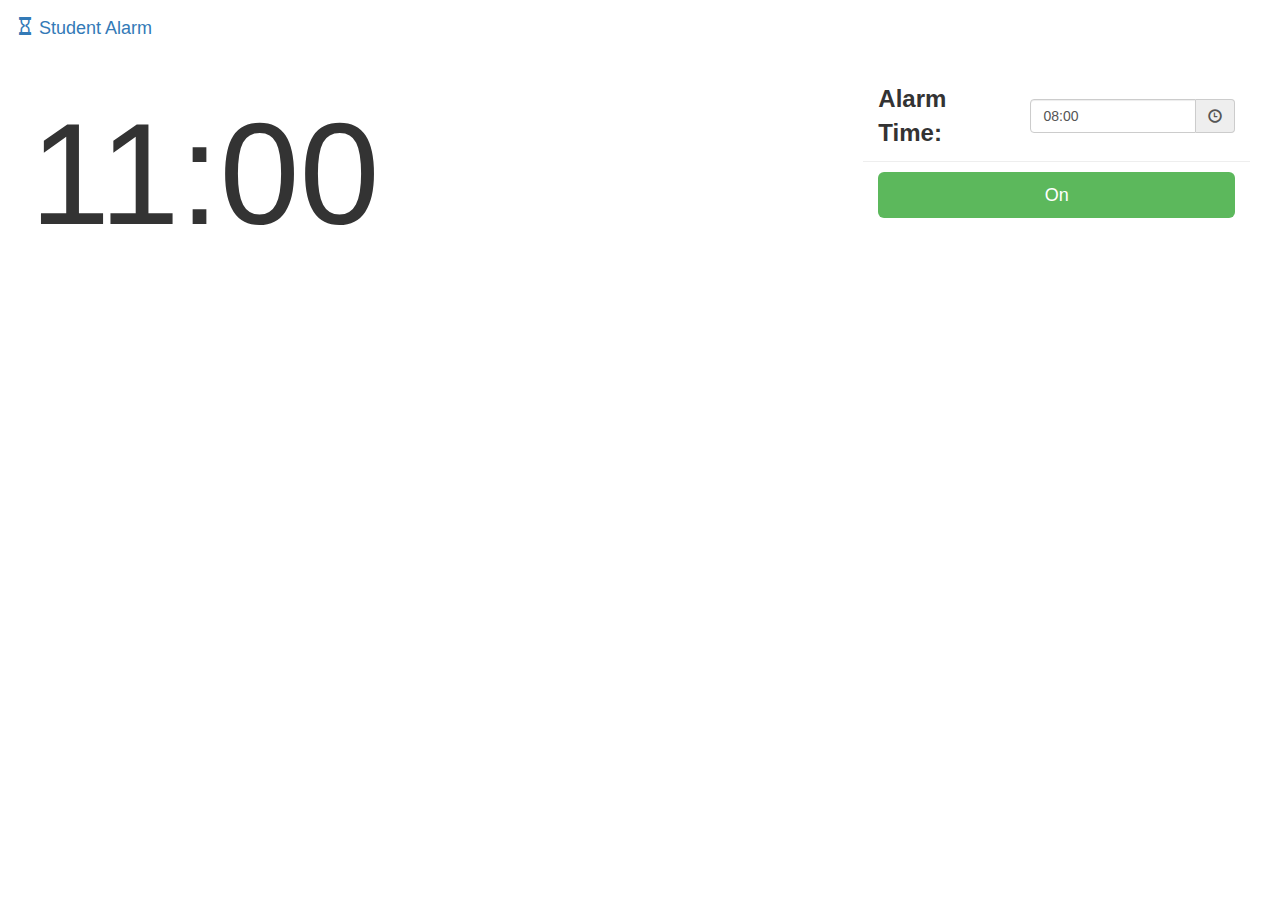
<file: StudentAlarm/index.html>
<!DOCTYPE html>
<html lang="en">
<head>
    <meta charset="UTF-8">
    <meta name="viewport" content="width=device-width, initial-scale=1.0">
    <meta http-equiv="X-UA-Compatible" content="ie=edge">
    <link rel="stylesheet" href="css/bootstrap.min.css">
    <link rel="stylesheet" href="css/style.css">
    <link rel="stylesheet" href="css/standalone.css">
    <link rel="stylesheet" href="css/clockpicker.css">
    <title>Student Alarm</title>
</head>
<body>
    <nav class="navbar">
        <div class="container-fluid">
            <div class="navbar-header">
                <a class="navbar-brand" href="#">
                    <span class="glyphicon glyphicon-hourglass"></span>
                    Student Alarm
                </a>
            </div>
        </div>
    </nav>

    <div class="container-fluid">
        <div class="col-md-8 bottom-line">
            <span id="time" class="display-big">11:00</span>
        </div>
        <div class="col-md-4">
            <table>
                <tr>
                    <td>Alarm Time:</td>
                    <td>
                        <div class="input-group clockpicker">
                            <input type="text" id="alarm" class="form-control" value="08:00">
                            <span class="input-group-addon">
                                <span class="glyphicon glyphicon-time"></span>
                            </span>
                        </div>
                    </td>
                </tr>
                <tr>
                    <td colspan="2">
                        <button class="btn btn-lg btn-danger" style="display: none; width: 100%" id="off">Off</button>
                        <button class="btn btn-lg btn-success" style="width: 100%" id="on">On</button>
                    </td>
                </tr>
            </table>
        </div>
    </div>


    <script src="js/jquery.min.js"></script>
    <script src="js/bootstrap.min.js"></script>
    <script src="js/clockpicker.js"></script>
    <script src="js/alarm.js"></script>
</body>
</html>
</file>
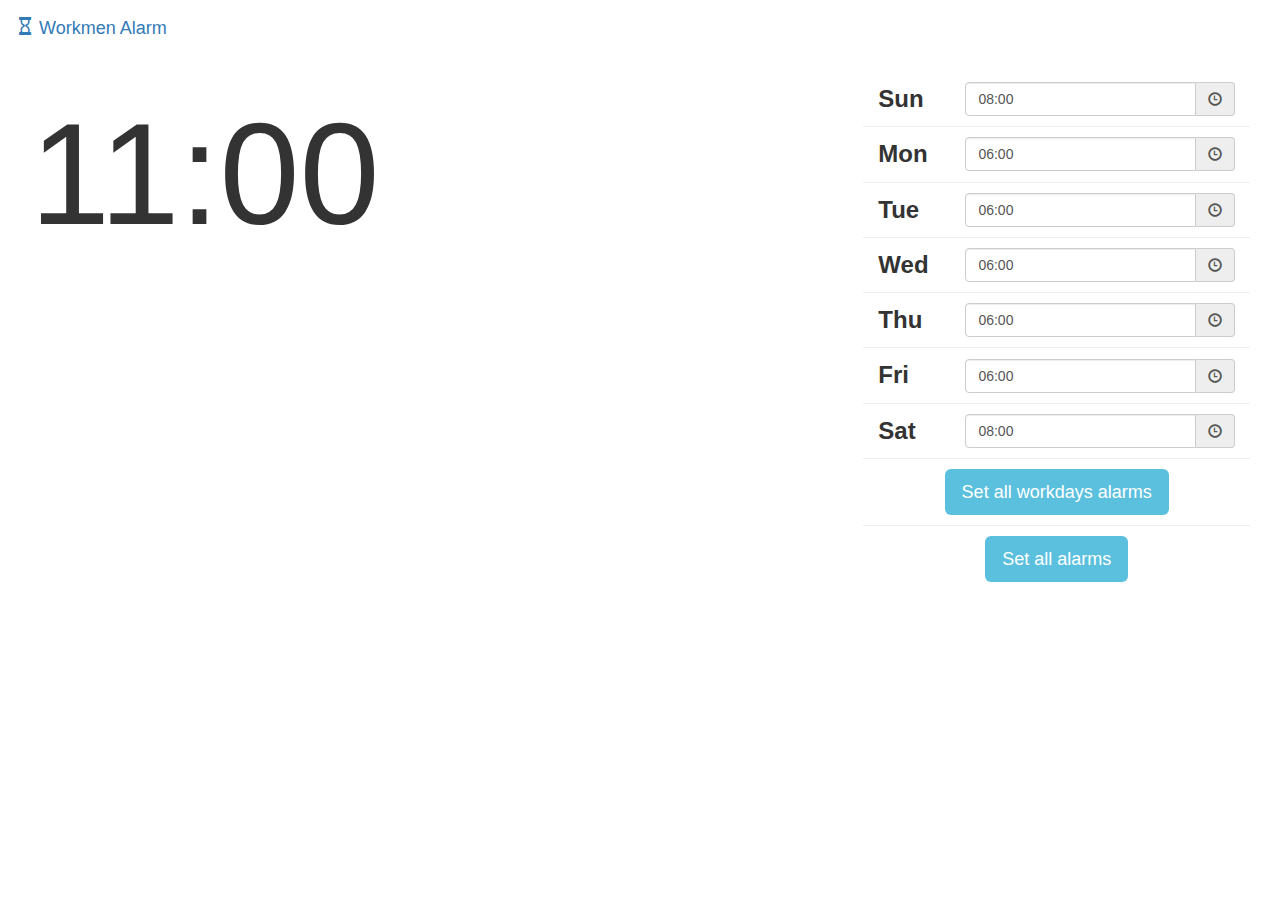
<file: WorkmenAlarm/index.html>
<!DOCTYPE html>
<html lang="en">
<head>
    <meta charset="UTF-8">
    <meta name="viewport" content="width=device-width, initial-scale=1.0">
    <meta http-equiv="X-UA-Compatible" content="ie=edge">
    <link rel="stylesheet" href="css/bootstrap.min.css">
    <link rel="stylesheet" href="css/style.css">
    <link rel="stylesheet" href="css/standalone.css">
    <link rel="stylesheet" href="css/clockpicker.css">
    <title>Workmen Alarm</title>
</head>
<body>
    <nav class="navbar">
        <div class="container-fluid">
            <div class="navbar-header">
                <a class="navbar-brand" href="#">
                    <span class="glyphicon glyphicon-hourglass"></span>
                    Workmen Alarm
                </a>
            </div>
        </div>
    </nav>

    <div class="container-fluid">
        <div class="col-md-8 bottom-line">
            <span id="time" class="display-big">11:00</span>
        </div>
        <div class="col-md-4">
            <table>
                <tr>
                    <td>Sun</td>
                    <td>
                        <div class="input-group clockpicker">
                            <input type="text" id="Sun" class="form-control" value="08:00">
                            <span class="input-group-addon">
                                <span class="glyphicon glyphicon-time"></span>
                            </span>
                        </div>
                    </td>
                </tr>
                <tr>
                    <td>Mon</td>
                    <td>
                        <div class="input-group clockpicker">
                            <input type="text" id="Mon" class="form-control" value="06:00">
                            <span class="input-group-addon">
                                <span class="glyphicon glyphicon-time"></span>
                            </span>
                        </div>
                    </td>
                </tr>
                <tr>
                    <td>Tue</td>
                    <td>
                        <div class="input-group clockpicker">
                            <input type="text" id="Tue" class="form-control" value="06:00">
                            <span class="input-group-addon">
                                <span class="glyphicon glyphicon-time"></span>
                            </span>
                        </div>
                    </td>
                </tr>
                <tr>
                    <td>Wed</td>
                    <td>
                        <div class="input-group clockpicker">
                            <input type="text" id="Wed" class="form-control" value="06:00">
                            <span class="input-group-addon">
                                <span class="glyphicon glyphicon-time"></span>
                            </span>
                        </div>
                    </td>
                </tr>
                <tr>
                    <td>Thu</td>
                    <td>
                        <div class="input-group clockpicker">
                            <input type="text" id="Thu" class="form-control" value="06:00">
                            <span class="input-group-addon">
                                <span class="glyphicon glyphicon-time"></span>
                            </span>
                        </div>
                    </td>
                </tr>
                <tr>
                    <td>Fri</td>
                    <td>
                        <div class="input-group clockpicker">
                            <input type="text" id="Fri" class="form-control" value="06:00">
                            <span class="input-group-addon">
                                <span class="glyphicon glyphicon-time"></span>
                            </span>
                        </div>
                    </td>
                </tr>
                <tr>
                    <td>Sat</td>
                    <td>
                        <div class="input-group clockpicker">
                            <input type="text" id="Sat" class="form-control" value="08:00">
                            <span class="input-group-addon">
                                <span class="glyphicon glyphicon-time"></span>
                            </span>
                        </div>
                    </td>
                </tr>
                <tr>
                    <td colspan="2" class="text-center">
                        <button type="button" class="btn btn-info btn-lg" data-toggle="modal" data-target="#myModal" id="workdays">
                            Set all workdays alarms
                        </button>
                    </td>
                </tr>
                <tr>
                    <td colspan="2" class="text-center">
                        <button type="button" class="btn btn-info btn-lg" data-toggle="modal" data-target="#myModal" id="all">
                            Set all alarms
                        </button>
                    </td>
                </tr>
            </table>
        </div>
    </div>

    <div id="myModal" class="modal fade" role="dialog">
        <div class="modal-dialog">

            <!-- Modal content-->
            <div class="modal-content">
                <div class="modal-header">
                    <button type="button" class="close" data-dismiss="modal">&times;</button>
                    <h4 class="modal-title">Vast Alarms Setting</h4>
                </div>
                <div class="modal-body">
                    <p>Chose the time for the alarms:</p>
                    <div class="input-group clockpicker">
                        <input type="text" id="vast" class="form-control" value="06:00">
                        <span class="input-group-addon">
                            <span class="glyphicon glyphicon-time"></span>
                        </span>
                    </div>
                </div>
                <div class="modal-footer">
                    <button type="button" class="btn btn-default" data-dismiss="modal">
                        Close
                    </button>
                    <button type="button" class="btn btn-success" data-dismiss="modal" id="success">
                        Set
                    </button>
                </div>
            </div>

        </div>
    </div>

    <script src="js/jquery.min.js"></script>
    <script src="js/bootstrap.min.js"></script>
    <script src="js/clockpicker.js"></script>
    <script src="js/alarm.js"></script>
</body>
</html>
</file>
<file: StudentAlarm/css/style.css>
body {
  transition: 1s;
}

table,
tr,
th,
td {
  border-collapse: collapse;
}

table {
  font-size: 24px;
  width: 100%;
}

tr td:first-child {
  font-weight: bold;
}

tr {
  border-bottom: 1px #eee solid;
}

tr:last-child {
  border-bottom: none;
}

td {
  padding: 10px 15px;
}

.display-big {
  font-size: 144px;
}

@media only screen 
and (min-device-width: 320px) 
and (max-device-width: 600px) {
  .display-big {
    font-size: 48px;
  }

  .bottom-line {
    padding-bottom: 10px;
    margin-bottom: 15px;
    border-bottom: 1px #bbb solid;
  }
}
</file>
<file: WorkmenAlarm/css/style.css>
table,
tr,
th,
td {
  border-collapse: collapse;
}

table {
  font-size: 24px;
  width: 100%;
}

tr td:first-child {
  font-weight: bold;
}

tr {
  border-bottom: 1px #eee solid;
}

tr:last-child {
  border-bottom: none;
}

td {
  padding: 10px 15px;
}

.display-big {
  font-size: 144px;
}

@media only screen 
and (min-device-width: 320px) 
and (max-device-width: 600px) {
  .display-big {
    font-size: 96px;
  }

  .bottom-line {
    padding-bottom: 10px;
    margin-bottom: 15px;
    border-bottom: 1px #bbb solid;
  }
}
</file>
<file: StudentAlarm/css/standalone.css>
/*!
 * ClockPicker v{package.version} for jQuery (http://weareoutman.github.io/clockpicker/)
 * Copyright 2014 Wang Shenwei.
 * Licensed under MIT (https://github.com/weareoutman/clockpicker/blob/gh-pages/LICENSE)
 * 
 * Bootstrap v3.1.1 (http://getbootstrap.com)
 * Copyright 2011-2014 Twitter, Inc.
 * Licensed under MIT (https://github.com/twbs/bootstrap/blob/master/LICENSE)
 */

/* Picked from bootstrap: .popover, .btn, .text-primary */

.popover {
  position: absolute;
  top: 0;
  left: 0;
  z-index: 9999;
  display: none;
  max-width: 276px;
  padding: 1px;
  text-align: left;
  white-space: normal;
  background-color: #fff;
  background-clip: padding-box;
  border: 1px solid #ccc;
  border: 1px solid rgba(0, 0, 0, .2);
  border-radius: 6px;
  -webkit-box-shadow: 0 5px 10px rgba(0, 0, 0, .2);
          box-shadow: 0 5px 10px rgba(0, 0, 0, .2);
}
.popover.top {
  margin-top: -10px;
}
.popover.right {
  margin-left: 10px;
}
.popover.bottom {
  margin-top: 10px;
}
.popover.left {
  margin-left: -10px;
}
.popover-title {
  padding: 8px 14px;
  margin: 0;
  font-size: 14px;
  font-weight: normal;
  line-height: 18px;
  background-color: #f7f7f7;
  border-bottom: 1px solid #ebebeb;
  border-radius: 5px 5px 0 0;
}
.popover-content {
  padding: 9px 14px;
}
.popover > .arrow,
.popover > .arrow:after {
  position: absolute;
  display: block;
  width: 0;
  height: 0;
  border-color: transparent;
  border-style: solid;
  /* The following are set in WordPress (wp-admin/css/revisions.css) - reset them to initial values */
  overflow:visible;
  margin:0;
  padding:0;
  z-index:auto;
  background-color:transparent;
  -webkit-box-shadow:none;
  box-shadow:none;
  bottom:auto;
  left:auto;
  right:auto;
  top:auto;
  -webkit-transform:none;
  -ms-transform:none;
  transform:none;
}
.popover > .arrow {
  border-width: 11px;
}
.popover > .arrow:after {
  content: "";
  border-width: 10px;
}
.popover.top > .arrow {
  bottom: -11px;
  left: 50%;
  margin-left: -11px;
  border-top-color: #999;
  border-top-color: rgba(0, 0, 0, .25);
  border-bottom-width: 0;
}
.popover.top > .arrow:after {
  bottom: 1px;
  margin-left: -10px;
  content: " ";
  border-top-color: #fff;
  border-bottom-width: 0;
}
.popover.right > .arrow {
  top: 50%;
  left: -11px;
  margin-top: -11px;
  border-right-color: #999;
  border-right-color: rgba(0, 0, 0, .25);
  border-left-width: 0;
}
.popover.right > .arrow:after {
  bottom: -10px;
  left: 1px;
  content: " ";
  border-right-color: #fff;
  border-left-width: 0;
}
.popover.bottom > .arrow {
  top: -11px;
  left: 50%;
  margin-left: -11px;
  border-top-width: 0;
  border-bottom-color: #999;
  border-bottom-color: rgba(0, 0, 0, .25);
}
.popover.bottom > .arrow:after {
  top: 1px;
  margin-left: -10px;
  content: " ";
  border-top-width: 0;
  border-bottom-color: #fff;
}
.popover.left > .arrow {
  top: 50%;
  right: -11px;
  margin-top: -11px;
  border-right-width: 0;
  border-left-color: #999;
  border-left-color: rgba(0, 0, 0, .25);
}
.popover.left > .arrow:after {
  right: 1px;
  bottom: -10px;
  content: " ";
  border-right-width: 0;
  border-left-color: #fff;
}
.btn {
  cursor: pointer;
  -webkit-user-select: none;
     -moz-user-select: none;
      -ms-user-select: none;
          user-select: none;
  background-image: none;
  border: 1px solid transparent;

}
.btn:focus,
.btn:active:focus,
.btn.active:focus {
  outline: thin dotted;
  outline: 5px auto -webkit-focus-ring-color;
  outline-offset: -2px;
}
.btn:hover,
.btn:focus {
  color: #333;
  text-decoration: none;
}
.btn:active,
.btn.active {
  background-image: none;
  outline: 0;
  -webkit-box-shadow: inset 0 3px 5px rgba(0, 0, 0, .125);
          box-shadow: inset 0 3px 5px rgba(0, 0, 0, .125);
}
.btn-default {
  color: #333;
  background-color: #fff;
  border-color: #ccc;
}
.btn-default:hover,
.btn-default:focus,
.btn-default:active,
.btn-default.active,
.open .dropdown-toggle.btn-default {
  color: #333;
  background-color: #ebebeb;
  border-color: #adadad;
}
.btn-default:active,
.btn-default.active,
.open .dropdown-toggle.btn-default {
  background-image: none;
}
.btn-block {
  display: block;
  width: 100%;
}
.text-primary {
  color: #428bca;
}
</file>
<file: StudentAlarm/css/clockpicker.css>
/*!
 * ClockPicker v{package.version} for Bootstrap (http://weareoutman.github.io/clockpicker/)
 * Copyright 2014 Wang Shenwei.
 * Licensed under MIT (https://github.com/weareoutman/clockpicker/blob/gh-pages/LICENSE)
 */

.clockpicker .input-group-addon {
	cursor: pointer;
}
.clockpicker-moving {
	cursor: move;
}
.clockpicker-align-left.popover > .arrow {
	left: 25px;
}
.clockpicker-align-top.popover > .arrow {
	top: 17px;
}
.clockpicker-align-right.popover > .arrow {
	left: auto;
	right: 25px;
}
.clockpicker-align-bottom.popover > .arrow {
	top: auto;
	bottom: 6px;
}
.clockpicker-popover .popover-title {
	background-color: #fff;
	color: #999;
	font-size: 24px;
	font-weight: bold;
	line-height: 30px;
	text-align: center;
}
.clockpicker-popover .popover-title span {
	cursor: pointer;
}
.clockpicker-popover .popover-content {
	background-color: #f8f8f8;
	padding: 12px;
}
.popover-content:last-child {
	border-bottom-left-radius: 5px;
	border-bottom-right-radius: 5px;
}
.clockpicker-plate {
	background-color: #fff;
	border: 1px solid #ccc;
	border-radius: 50%;
	width: 200px;
	height: 200px;
	overflow: visible;
	position: relative;
	/* Disable text selection highlighting. Thanks to Hermanya */
	-webkit-touch-callout: none;
	-webkit-user-select: none;
	-khtml-user-select: none;
	-moz-user-select: none;
	-ms-user-select: none;
	user-select: none;
}
.clockpicker-canvas,
.clockpicker-dial {
	width: 200px;
	height: 200px;
	position: absolute;
	left: -1px;
	top: -1px;
}
.clockpicker-minutes {
	visibility: hidden;
}
.clockpicker-tick {
	border-radius: 50%;
	color: #666;
	line-height: 26px;
	text-align: center;
	width: 26px;
	height: 26px;
	position: absolute;
	cursor: pointer;
}
.clockpicker-tick.active,
.clockpicker-tick:hover {
	background-color: rgb(192, 229, 247);
	background-color: rgba(0, 149, 221, .25);
}
.clockpicker-button {
	background-image: none;
	background-color: #fff;
	border-width: 1px 0 0;
	border-top-left-radius: 0;
	border-top-right-radius: 0;
	margin: 0;
	padding: 10px 0;
}
.clockpicker-button:hover {
	background-image: none;
	background-color: #ebebeb;
}
.clockpicker-button:focus {
	outline: none!important;
}
.clockpicker-dial {
	-webkit-transition: -webkit-transform 350ms, opacity 350ms;
	-moz-transition: -moz-transform 350ms, opacity 350ms;
	-ms-transition: -ms-transform 350ms, opacity 350ms;
	-o-transition: -o-transform 350ms, opacity 350ms;
	transition: transform 350ms, opacity 350ms;
}
.clockpicker-dial-out {
	opacity: 0;
}
.clockpicker-hours.clockpicker-dial-out {
	-webkit-transform: scale(1.2, 1.2);
	-moz-transform: scale(1.2, 1.2);
	-ms-transform: scale(1.2, 1.2);
	-o-transform: scale(1.2, 1.2);
	transform: scale(1.2, 1.2);
}
.clockpicker-minutes.clockpicker-dial-out {
	-webkit-transform: scale(.8, .8);
	-moz-transform: scale(.8, .8);
	-ms-transform: scale(.8, .8);
	-o-transform: scale(.8, .8);
	transform: scale(.8, .8);
}
.clockpicker-canvas {
	-webkit-transition: opacity 175ms;
	-moz-transition: opacity 175ms;
	-ms-transition: opacity 175ms;
	-o-transition: opacity 175ms;
	transition: opacity 175ms;
}
.clockpicker-canvas-out {
	opacity: 0.25;
}
.clockpicker-canvas-bearing,
.clockpicker-canvas-fg {
	stroke: none;
	fill: rgb(0, 149, 221);
}
.clockpicker-canvas-bg {
	stroke: none;
	fill: rgb(192, 229, 247);
}
.clockpicker-canvas-bg-trans {
	fill: rgba(0, 149, 221, .25);
}
.clockpicker-canvas line {
	stroke: rgb(0, 149, 221);
	stroke-width: 1;
	stroke-linecap: round;
	/*shape-rendering: crispEdges;*/
}
.clockpicker-button.am-button {
	margin: 1px;
	padding: 5px;
	border: 1px solid rgba(0, 0, 0, .2);
	border-radius: 4px;
	
}
.clockpicker-button.pm-button {
	margin: 1px 1px 1px 136px;
	padding: 5px;
	border: 1px solid rgba(0, 0, 0, .2);
	border-radius: 4px;
}
</file>
<file: WorkmenAlarm/css/standalone.css>
/*!
 * ClockPicker v{package.version} for jQuery (http://weareoutman.github.io/clockpicker/)
 * Copyright 2014 Wang Shenwei.
 * Licensed under MIT (https://github.com/weareoutman/clockpicker/blob/gh-pages/LICENSE)
 * 
 * Bootstrap v3.1.1 (http://getbootstrap.com)
 * Copyright 2011-2014 Twitter, Inc.
 * Licensed under MIT (https://github.com/twbs/bootstrap/blob/master/LICENSE)
 */

/* Picked from bootstrap: .popover, .btn, .text-primary */

.popover {
  position: absolute;
  top: 0;
  left: 0;
  z-index: 9999;
  display: none;
  max-width: 276px;
  padding: 1px;
  text-align: left;
  white-space: normal;
  background-color: #fff;
  background-clip: padding-box;
  border: 1px solid #ccc;
  border: 1px solid rgba(0, 0, 0, .2);
  border-radius: 6px;
  -webkit-box-shadow: 0 5px 10px rgba(0, 0, 0, .2);
          box-shadow: 0 5px 10px rgba(0, 0, 0, .2);
}
.popover.top {
  margin-top: -10px;
}
.popover.right {
  margin-left: 10px;
}
.popover.bottom {
  margin-top: 10px;
}
.popover.left {
  margin-left: -10px;
}
.popover-title {
  padding: 8px 14px;
  margin: 0;
  font-size: 14px;
  font-weight: normal;
  line-height: 18px;
  background-color: #f7f7f7;
  border-bottom: 1px solid #ebebeb;
  border-radius: 5px 5px 0 0;
}
.popover-content {
  padding: 9px 14px;
}
.popover > .arrow,
.popover > .arrow:after {
  position: absolute;
  display: block;
  width: 0;
  height: 0;
  border-color: transparent;
  border-style: solid;
  /* The following are set in WordPress (wp-admin/css/revisions.css) - reset them to initial values */
  overflow:visible;
  margin:0;
  padding:0;
  z-index:auto;
  background-color:transparent;
  -webkit-box-shadow:none;
  box-shadow:none;
  bottom:auto;
  left:auto;
  right:auto;
  top:auto;
  -webkit-transform:none;
  -ms-transform:none;
  transform:none;
}
.popover > .arrow {
  border-width: 11px;
}
.popover > .arrow:after {
  content: "";
  border-width: 10px;
}
.popover.top > .arrow {
  bottom: -11px;
  left: 50%;
  margin-left: -11px;
  border-top-color: #999;
  border-top-color: rgba(0, 0, 0, .25);
  border-bottom-width: 0;
}
.popover.top > .arrow:after {
  bottom: 1px;
  margin-left: -10px;
  content: " ";
  border-top-color: #fff;
  border-bottom-width: 0;
}
.popover.right > .arrow {
  top: 50%;
  left: -11px;
  margin-top: -11px;
  border-right-color: #999;
  border-right-color: rgba(0, 0, 0, .25);
  border-left-width: 0;
}
.popover.right > .arrow:after {
  bottom: -10px;
  left: 1px;
  content: " ";
  border-right-color: #fff;
  border-left-width: 0;
}
.popover.bottom > .arrow {
  top: -11px;
  left: 50%;
  margin-left: -11px;
  border-top-width: 0;
  border-bottom-color: #999;
  border-bottom-color: rgba(0, 0, 0, .25);
}
.popover.bottom > .arrow:after {
  top: 1px;
  margin-left: -10px;
  content: " ";
  border-top-width: 0;
  border-bottom-color: #fff;
}
.popover.left > .arrow {
  top: 50%;
  right: -11px;
  margin-top: -11px;
  border-right-width: 0;
  border-left-color: #999;
  border-left-color: rgba(0, 0, 0, .25);
}
.popover.left > .arrow:after {
  right: 1px;
  bottom: -10px;
  content: " ";
  border-right-width: 0;
  border-left-color: #fff;
}
.btn {
  cursor: pointer;
  -webkit-user-select: none;
     -moz-user-select: none;
      -ms-user-select: none;
          user-select: none;
  background-image: none;
  border: 1px solid transparent;

}
.btn:focus,
.btn:active:focus,
.btn.active:focus {
  outline: thin dotted;
  outline: 5px auto -webkit-focus-ring-color;
  outline-offset: -2px;
}
.btn:hover,
.btn:focus {
  color: #333;
  text-decoration: none;
}
.btn:active,
.btn.active {
  background-image: none;
  outline: 0;
  -webkit-box-shadow: inset 0 3px 5px rgba(0, 0, 0, .125);
          box-shadow: inset 0 3px 5px rgba(0, 0, 0, .125);
}
.btn-default {
  color: #333;
  background-color: #fff;
  border-color: #ccc;
}
.btn-default:hover,
.btn-default:focus,
.btn-default:active,
.btn-default.active,
.open .dropdown-toggle.btn-default {
  color: #333;
  background-color: #ebebeb;
  border-color: #adadad;
}
.btn-default:active,
.btn-default.active,
.open .dropdown-toggle.btn-default {
  background-image: none;
}
.btn-block {
  display: block;
  width: 100%;
}
.text-primary {
  color: #428bca;
}
</file>
<file: WorkmenAlarm/css/clockpicker.css>
/*!
 * ClockPicker v{package.version} for Bootstrap (http://weareoutman.github.io/clockpicker/)
 * Copyright 2014 Wang Shenwei.
 * Licensed under MIT (https://github.com/weareoutman/clockpicker/blob/gh-pages/LICENSE)
 */

.clockpicker .input-group-addon {
	cursor: pointer;
}
.clockpicker-moving {
	cursor: move;
}
.clockpicker-align-left.popover > .arrow {
	left: 25px;
}
.clockpicker-align-top.popover > .arrow {
	top: 17px;
}
.clockpicker-align-right.popover > .arrow {
	left: auto;
	right: 25px;
}
.clockpicker-align-bottom.popover > .arrow {
	top: auto;
	bottom: 6px;
}
.clockpicker-popover .popover-title {
	background-color: #fff;
	color: #999;
	font-size: 24px;
	font-weight: bold;
	line-height: 30px;
	text-align: center;
}
.clockpicker-popover .popover-title span {
	cursor: pointer;
}
.clockpicker-popover .popover-content {
	background-color: #f8f8f8;
	padding: 12px;
}
.popover-content:last-child {
	border-bottom-left-radius: 5px;
	border-bottom-right-radius: 5px;
}
.clockpicker-plate {
	background-color: #fff;
	border: 1px solid #ccc;
	border-radius: 50%;
	width: 200px;
	height: 200px;
	overflow: visible;
	position: relative;
	/* Disable text selection highlighting. Thanks to Hermanya */
	-webkit-touch-callout: none;
	-webkit-user-select: none;
	-khtml-user-select: none;
	-moz-user-select: none;
	-ms-user-select: none;
	user-select: none;
}
.clockpicker-canvas,
.clockpicker-dial {
	width: 200px;
	height: 200px;
	position: absolute;
	left: -1px;
	top: -1px;
}
.clockpicker-minutes {
	visibility: hidden;
}
.clockpicker-tick {
	border-radius: 50%;
	color: #666;
	line-height: 26px;
	text-align: center;
	width: 26px;
	height: 26px;
	position: absolute;
	cursor: pointer;
}
.clockpicker-tick.active,
.clockpicker-tick:hover {
	background-color: rgb(192, 229, 247);
	background-color: rgba(0, 149, 221, .25);
}
.clockpicker-button {
	background-image: none;
	background-color: #fff;
	border-width: 1px 0 0;
	border-top-left-radius: 0;
	border-top-right-radius: 0;
	margin: 0;
	padding: 10px 0;
}
.clockpicker-button:hover {
	background-image: none;
	background-color: #ebebeb;
}
.clockpicker-button:focus {
	outline: none!important;
}
.clockpicker-dial {
	-webkit-transition: -webkit-transform 350ms, opacity 350ms;
	-moz-transition: -moz-transform 350ms, opacity 350ms;
	-ms-transition: -ms-transform 350ms, opacity 350ms;
	-o-transition: -o-transform 350ms, opacity 350ms;
	transition: transform 350ms, opacity 350ms;
}
.clockpicker-dial-out {
	opacity: 0;
}
.clockpicker-hours.clockpicker-dial-out {
	-webkit-transform: scale(1.2, 1.2);
	-moz-transform: scale(1.2, 1.2);
	-ms-transform: scale(1.2, 1.2);
	-o-transform: scale(1.2, 1.2);
	transform: scale(1.2, 1.2);
}
.clockpicker-minutes.clockpicker-dial-out {
	-webkit-transform: scale(.8, .8);
	-moz-transform: scale(.8, .8);
	-ms-transform: scale(.8, .8);
	-o-transform: scale(.8, .8);
	transform: scale(.8, .8);
}
.clockpicker-canvas {
	-webkit-transition: opacity 175ms;
	-moz-transition: opacity 175ms;
	-ms-transition: opacity 175ms;
	-o-transition: opacity 175ms;
	transition: opacity 175ms;
}
.clockpicker-canvas-out {
	opacity: 0.25;
}
.clockpicker-canvas-bearing,
.clockpicker-canvas-fg {
	stroke: none;
	fill: rgb(0, 149, 221);
}
.clockpicker-canvas-bg {
	stroke: none;
	fill: rgb(192, 229, 247);
}
.clockpicker-canvas-bg-trans {
	fill: rgba(0, 149, 221, .25);
}
.clockpicker-canvas line {
	stroke: rgb(0, 149, 221);
	stroke-width: 1;
	stroke-linecap: round;
	/*shape-rendering: crispEdges;*/
}
.clockpicker-button.am-button {
	margin: 1px;
	padding: 5px;
	border: 1px solid rgba(0, 0, 0, .2);
	border-radius: 4px;
	
}
.clockpicker-button.pm-button {
	margin: 1px 1px 1px 136px;
	padding: 5px;
	border: 1px solid rgba(0, 0, 0, .2);
	border-radius: 4px;
}
</file>
